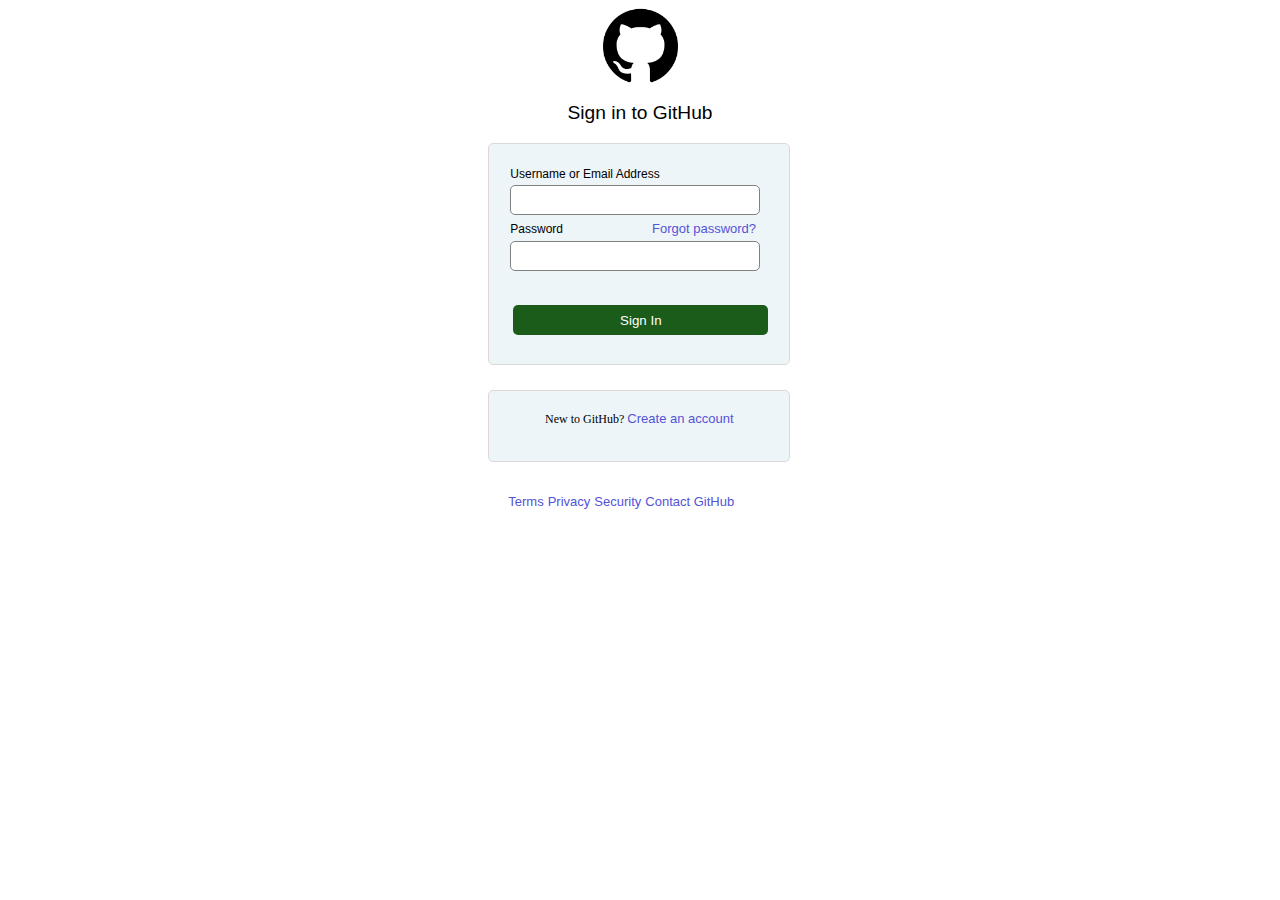
<file: e2/index.html>
<html>
    <head><title>Git login</title>
        <link rel="stylesheet" href="style.css">
    </head>
    <body>
        <body>

            <center><img src="logo.png"></center>
            <p id="para">Sign in to GitHub</p>
            <div id="div1">
            <div id="div2">
            <table align="center">
            <form action="">
                <tr>
                    <td>
                        <label for="">Username or Email Address</label>
                    </td>
                </tr>
                <tr>
                    <td>
                        <input type="text">
                    </td>
                </tr>
        
                <tr>
                    <td>
                        <label for="">Password</label>
                        <a href="#" id="forgot">Forgot password?</a>
                    </td>
                    
                </tr>
                <tr>
                    <td>
                        <input type="password">
                    </td>
                </tr>
                <tr>
                    <td>
                        <button>Sign In</button>
                    </td>
                </tr>
             </form>
            </table>
            </div>
        
            <div id="div3">
                <p id="new">
                    New to GitHub? <a href="">Create an account</a> 
                </p>
            </div>
            <div id="div4">
                <a href="">Terms</a>
                <a href="">Privacy</a>
                <a href="">Security</a>
                <a href="" id="cntct">Contact GitHub</a>
            </div>
            
           </div> 
           
    </body>
</html>
</file>
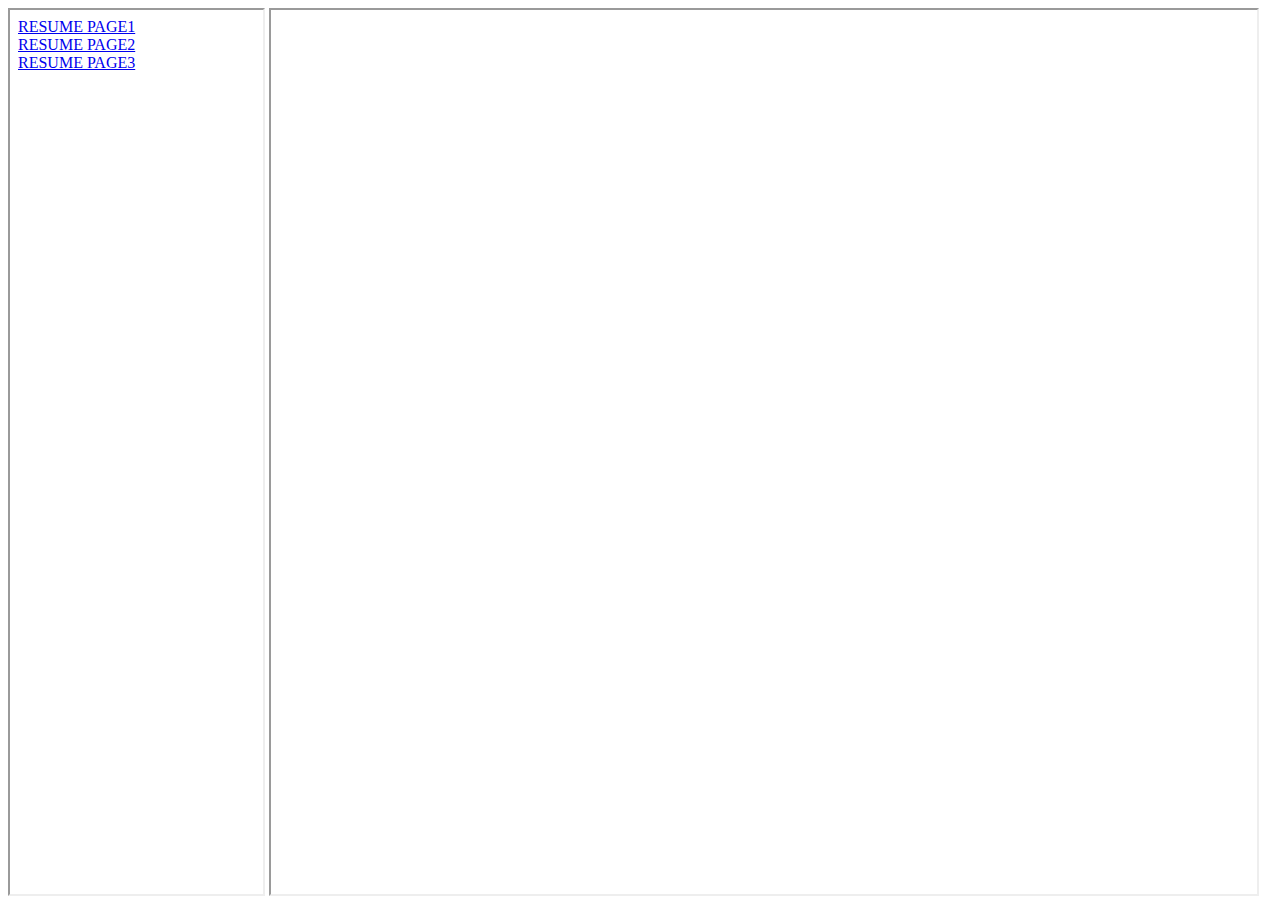
<file: Iframe.html>
<htmL>
<head><title>Frame</title></head>

<!--<frameset cols="20%,*">
<frame name="a" src="menu.html" >
<frame name="left" src="">
</frameset>-->
<body>
<iframe src="menu.html" width="20%" height="100%"></iframe>
<iframe name="left" src="" width="78%" height="100%"></iframe></body>
</html>
</file>
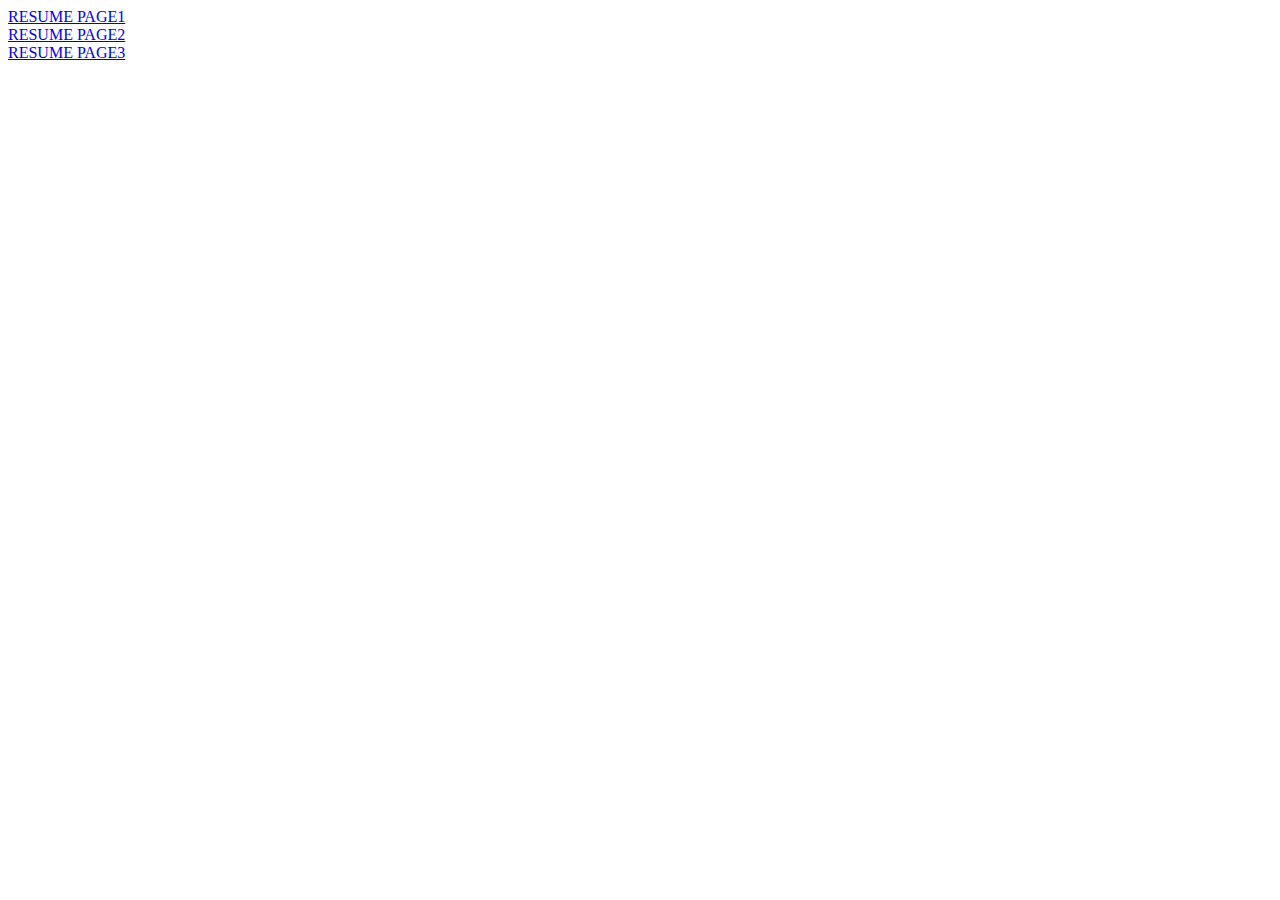
<file: menu.html>
<htmL>
<head><title>Frame</title></head>
<body>
<a href="resume.html" target="left">RESUME PAGE1</a><br>
<a href="resume_QUALIFICATION.html" target="left">RESUME PAGE2</a><br>
<a href="resume_moreinfo.html" target="left">RESUME PAGE3</a><br>
</body>
</html>
</file>
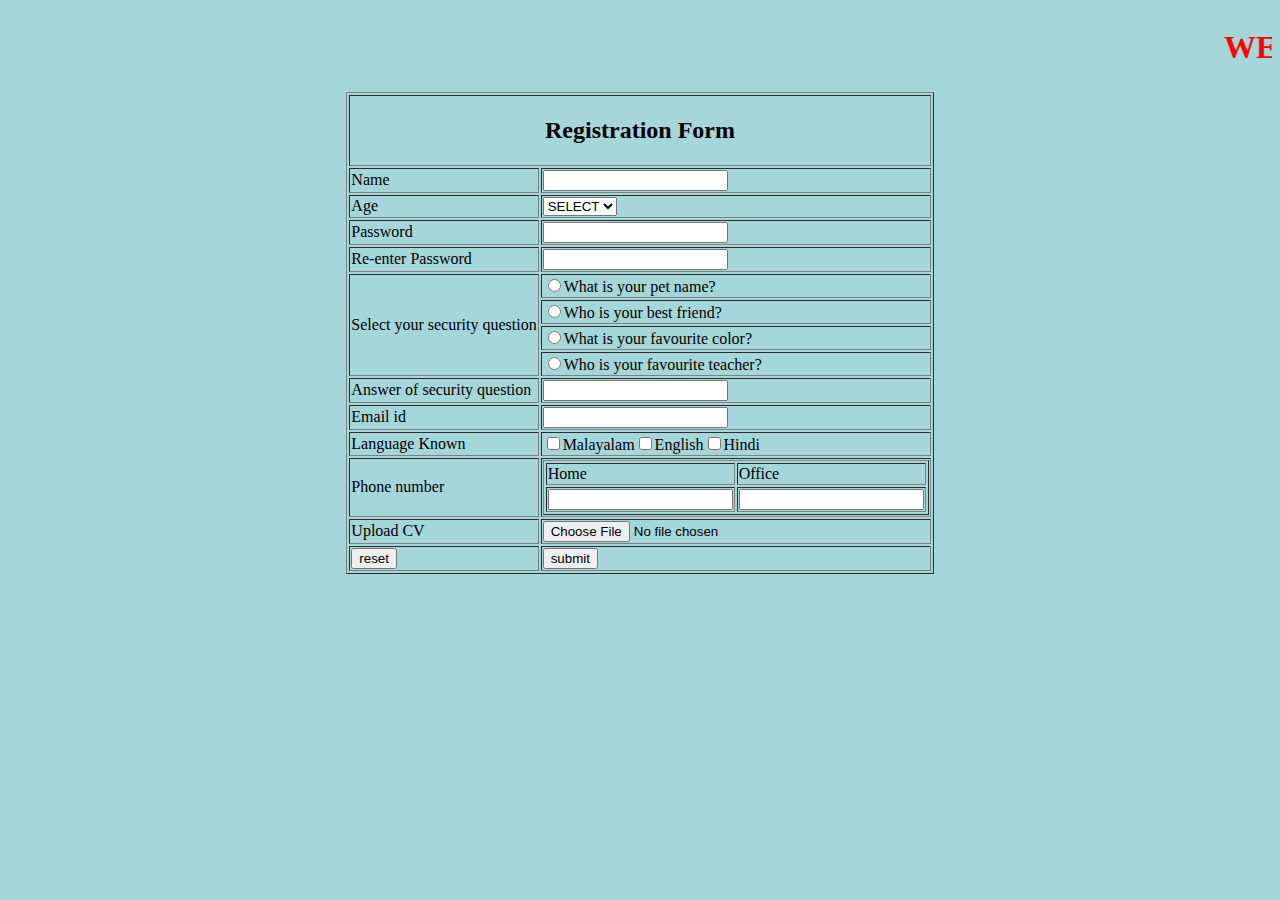
<file: reg_form.html>
<!DOCTYPE HTML>
<html>
<head><title>Reg Form</title>
<head>
<body bgcolor="#a5d6d9">
<marquee onmouseover="this.stop()" onmouseout="this.start()"><h1 style="color:red">WELCOME TO FRESHERS WORLD!!!</h1></marquee>
<form method="post">
<TABLE BORDER="1" align="center">
<TR>
<th colspan="2" height="15"><h2>Registration Form</h2></th></tr>
<tr>
<td>Name</td>
<td><input type="text" name="name"></td></tr>
<tr>
<td>Age</td>
<td><select name="Age">
<option>SELECT</option>
<option>19</option>
<option>20</option>
<option>21</option>
<option>22</option>
<option>23</option>
<option>24</option>
<option>25</option>
<option>26</option></select>
</td></tr>
<tr>
<td>Password</td>
<td><input type="password" name="pwd"></td></tr>
<tr>
<td>Re-enter Password</td>
<td><input type="password" name="repwd"></td></tr>
<tr>
<td rowspan="4">Select your security question</td>
<td><input type="radio" name="security question" value="pet">What is your pet name?</td></tr>
<tr><td><input type="radio" name="security question" value="bestfriend">Who is your best friend?</td></tr>
<tr><td><input type="radio" name="security question" value="color">What is your favourite color?</td></tr>
<tr><td><input type="radio" name="security question" value="teacher">Who is your favourite teacher?</td></tr>
<tr>
<td>Answer of security question</td>
<td><input type="text" name="ans_seq_ques"></td></tr>
<tr>
<td>Email id</td>
<td><input type="email" name="name"></td></tr>
<tr>
<td>Language Known</td>
<td><input type="checkbox" name="lang" value="mal">Malayalam<input type="checkbox" name="lang" value="eng">English<input type="checkbox" name="lang" value="hin">Hindi</td></tr>
<tr>
<td>Phone number</td>
<td><table border="1">
<tr>
<td>Home</td><td>Office</td></tr>
<tr>
<td><input type="name" name="homephno" ></td>
<td><input type="name" name="officephno" ></td></tr>
</table></td></tr>
<td>Upload CV</td>
<td><input type="file" name="cvupload"></td></tr>
<td><input type="reset" value="reset"></td>
<td><input type="submit" value="submit"></td></tr>
</table>
</form>
</body>
</html>
</file>
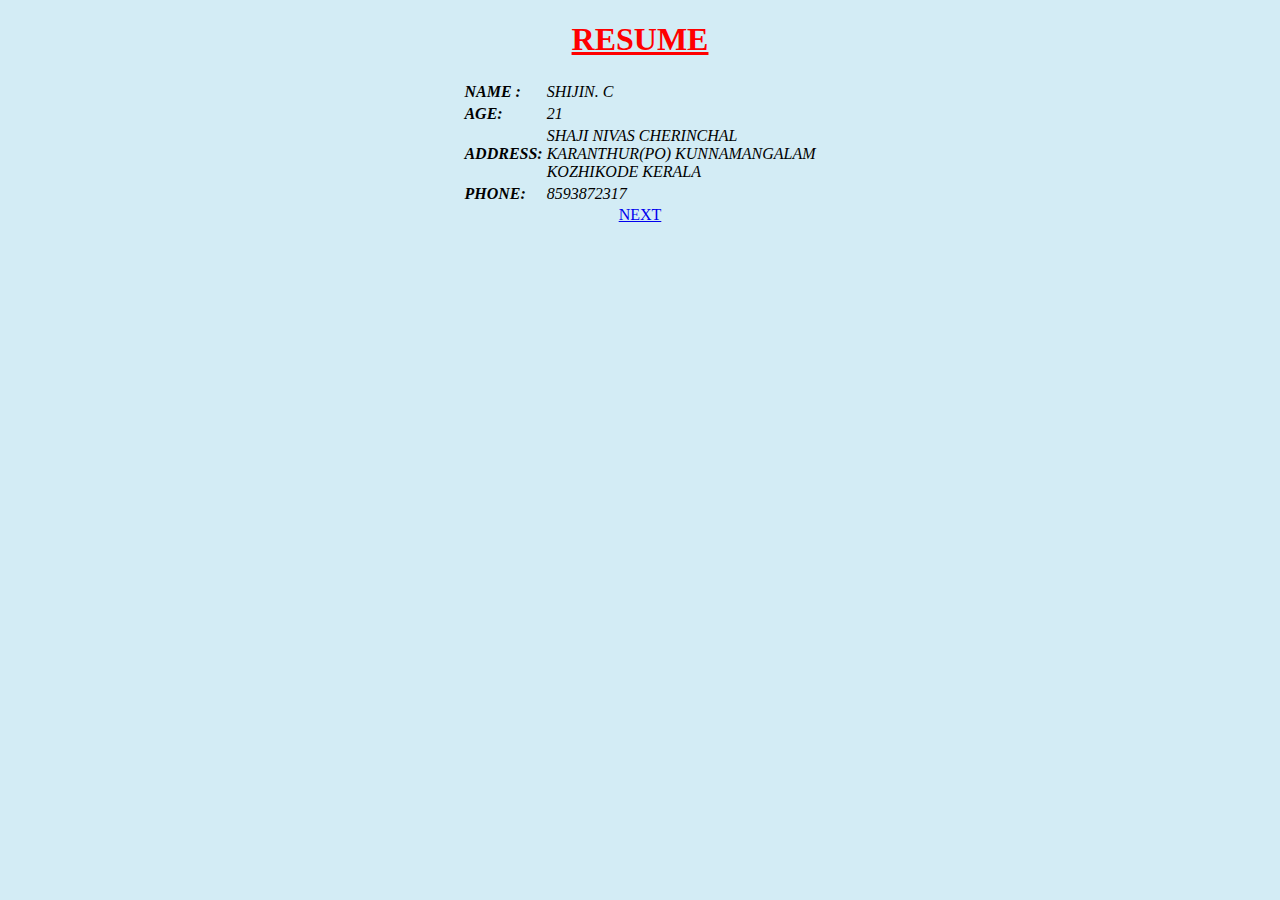
<file: resume.html>
<!DOCTYPE HTML>
<HTML>
<HEAD>
<TITLE>RESUME</TITLE></HEAD>
<BODY bgcolor="#d3ecf5"><center>
<H1 style="color:red"><B><U>RESUME</B></U></H1>
<I><TABLE >
<TR ALIGN="LEFT">
<TH>NAME :</TH><TD>SHIJIN. C</TD></TR>
<TR ALIGN="LEFT"><TH>AGE:</TH><TD>21</TD></TR>
<TR ALIGN="LEFT"><TH ALIGN="TOP">ADDRESS:</TH><TD>SHAJI NIVAS CHERINCHAL<BR>
             KARANTHUR(PO) KUNNAMANGALAM<BR>
	     KOZHIKODE KERALA</TD></TR>
<TR ALIGN="LEFT"><TH>PHONE:</TH><TD>8593872317</TD></TR>
</TABLE>
</I>
<A HREF="resume_QUALIFICATION.html">NEXT</A>
</center>
</BODY>
</HTML>
</file>
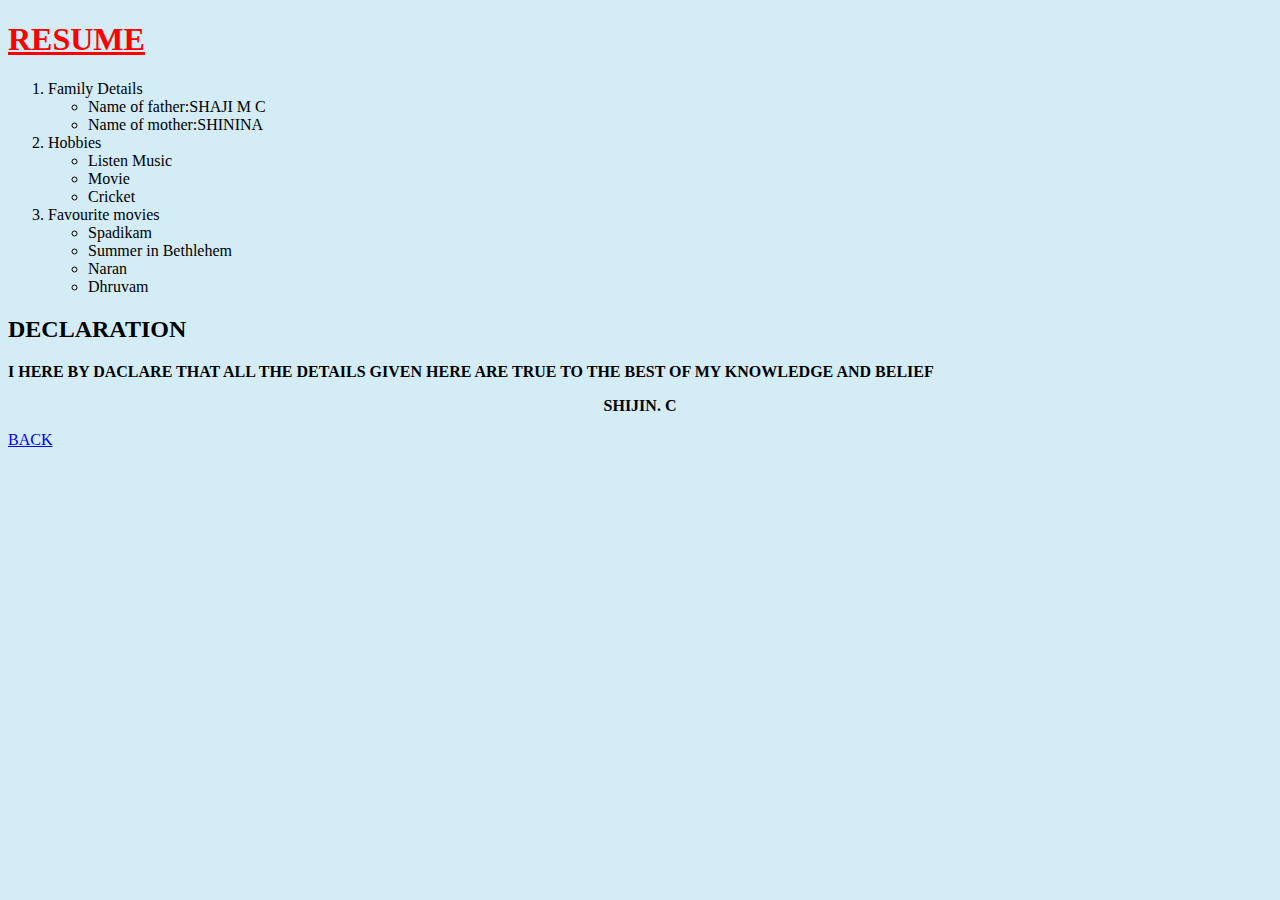
<file: resume_moreinfo.html>
<!DOCTYPE HTML>
<HTML>
<HEAD>
<TITLE>RESUME</TITLE></HEAD>
<BODY bgcolor="#d3ecf5">
<H1 style="color:red"><B><U>RESUME</B></U></H1>
<ol>
<li>Family Details</li>
<ul>
<li>Name of father:SHAJI M C</li>
<li>Name of mother:SHININA</LI></UL>
<LI>Hobbies</li>
<ul>
<li>Listen Music</li>
<li>Movie</li>
<li>Cricket</li>
</ul>
<li>Favourite movies</li>
<ul>
<li>Spadikam</li>
<li>Summer in Bethlehem</li>
<Li>Naran</li>
<li>Dhruvam</li>
</ul>
</ol>
<b><h2>DECLARATION</H2>
I HERE BY DACLARE THAT ALL THE DETAILS GIVEN HERE ARE TRUE TO THE BEST OF MY KNOWLEDGE AND BELIEF<BR>
<P ALIGN="CENTER">SHIJIN. C</P>
</B>

<A HREF="resume_QUALIFICATION.html">BACK</A>


</BODY>
</HTML>
</file>
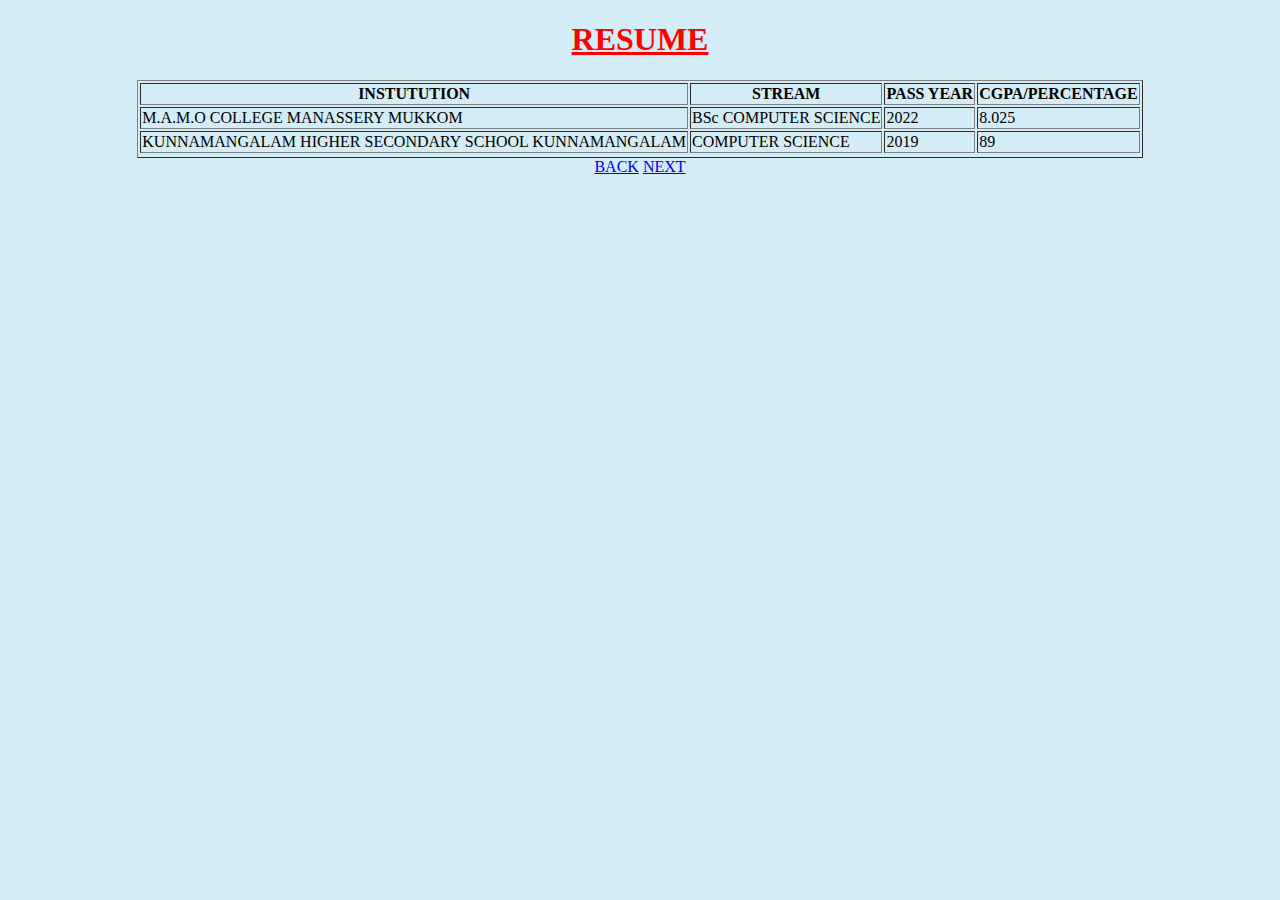
<file: resume_QUALIFICATION.html>
<!DOCTYPE HTML>
<HTML>
<HEAD>
<TITLE>RESUME</TITLE></HEAD>
<BODY bgcolor="#d3ecf5"><center>
<H1 style="color:red"><B><U>RESUME</B></U></H1>
<TABLE BORDER="1">
<TR>
<TH>INSTUTUTION</TH>
<TH>STREAM</TH>
<TH>PASS YEAR</TH>
<TH>CGPA/PERCENTAGE</TH></TR>
<TR>
<TD>M.A.M.O COLLEGE MANASSERY MUKKOM</TD>
<TD>BSc COMPUTER SCIENCE</TD>
<TD>2022</TD>
<TD>8.025</TD></TR>
<TR>
<TD>KUNNAMANGALAM HIGHER SECONDARY SCHOOL KUNNAMANGALAM</TD>
<TD>COMPUTER SCIENCE</TD>
<TD>2019</TD>
<TD>89</TD></TR>
<TR>


</TABLE>
<A HREF="resume.html">BACK</A>
<A HREF="resume_moreinfo.html">NEXT</A>
</center>
</BODY>

</HTML>
</file>
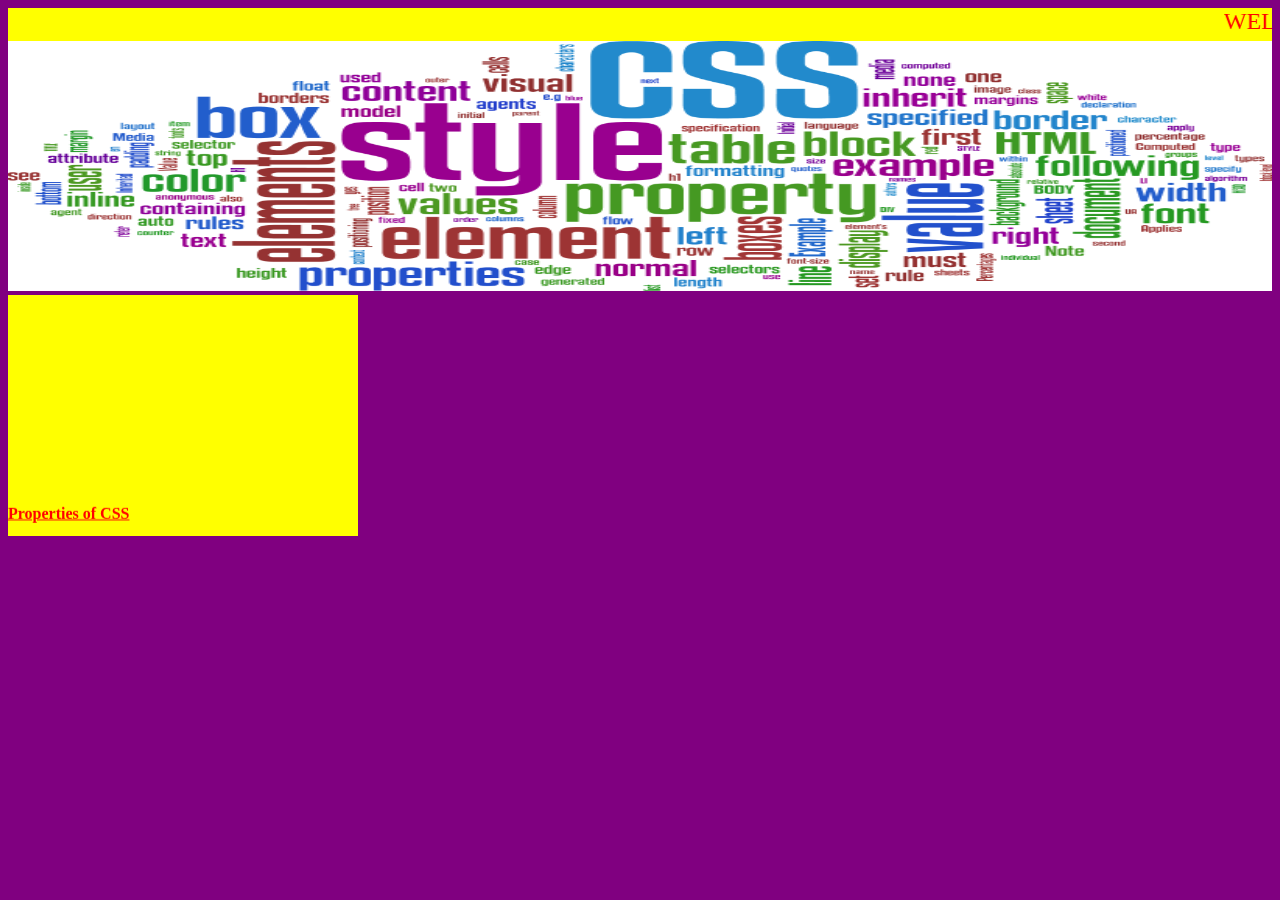
<file: e1/l2_e1_css.html>
<!DOCTYPE html>
<html>
<head>
    
    <title>CSS</title>
    <link rel="stylesheet" href="style1.css">
   
</head>
<body>
    <header class="yellow"><marquee>WELCOME  TO THE WORLD OF CSS</marquee></header>
    <IMG style="width: 100%; height: 250px;;" src="CSS-HTML.png"><br>
    <div class="yellow" id="content">
    <marquee direction="up" onmouseover="this.stop()" onmouseleave="this.start()"><h4><u>Properties of CSS</u></h4><br>
        <ul> 
            <li>CSS stand for Cascading Style Sheet</li>
            <li>CSS is the language we use to style an HTML document.</li>
            <li>CSS describes how HTML elements should be displayed.</li>
            <li>CSS stand for Cascading Style Sheet</li>
            <li>CSS stand for Cascading Style Sheet</li>
        </ul></marquee>

    </div>
</body>
</html>
</file>
<file: e2/style.css>
img{
    height: 75px;
    width: 75px;
}
#para{
    font-size: larger;
    font-family: 'Segoe UI', Tahoma, Geneva, Verdana, sans-serif;
    text-align: center;
}
table{
    align-items: center;
    margin-top: 20px;
}
label{
    font-size: .75rem;
    font-family: 'Segoe UI', Tahoma, Geneva, Verdana, sans-serif;
}
input{
    height: 30px;
    width: 250px;
    border: 1px solid grey;
    border-radius: 5px;
}
button{
    height: 30px;
    width: 255px;
    background-color: rgb(27, 92, 27);
    color: white;
    border: none;
    border-radius: 5px;
    cursor: pointer;
    margin-left: 3px;
    margin-top: 30px;
}
button:hover{
    background-color: rgb(5, 66, 5);
}

#div1{
   margin-left: 38%; 
}
#forgot{
    margin-left: 85px;
}
a{
    text-decoration: none;
    color: rgb(83, 83, 216);
    font-size: small;
    font-family: 'Segoe UI', Tahoma, Geneva, Verdana, sans-serif;
}
#new{
    font-size: .75rem;
}

#div2{
    background-color: rgb(238, 245, 248);
    border-radius: 5px;
    border: 1px solid rgb(221, 216, 216);
    height: 220px;
    width: 300px;
}
#div3{
    background-color: rgb(238, 245, 248);
    border-radius: 5px;
    border: 1px solid rgb(221, 216, 216);
    height: 70px;
    width: 300px;
    text-align: center;
    margin-top: 25px;
}
#div3 p{
    margin-top: 20px;
}
#div4{
    margin-top: 30px;
    margin-left: 20px;
    position: relative;
}
</file>
<file: e1/style1.css>
body{


color: red;
background-color: purple;
}
header{
    text-align: center;
    font-size: x-large;
}
.yellow{
    background-color: yellow;
}
#content{
    width: 350px;
}
</file>
